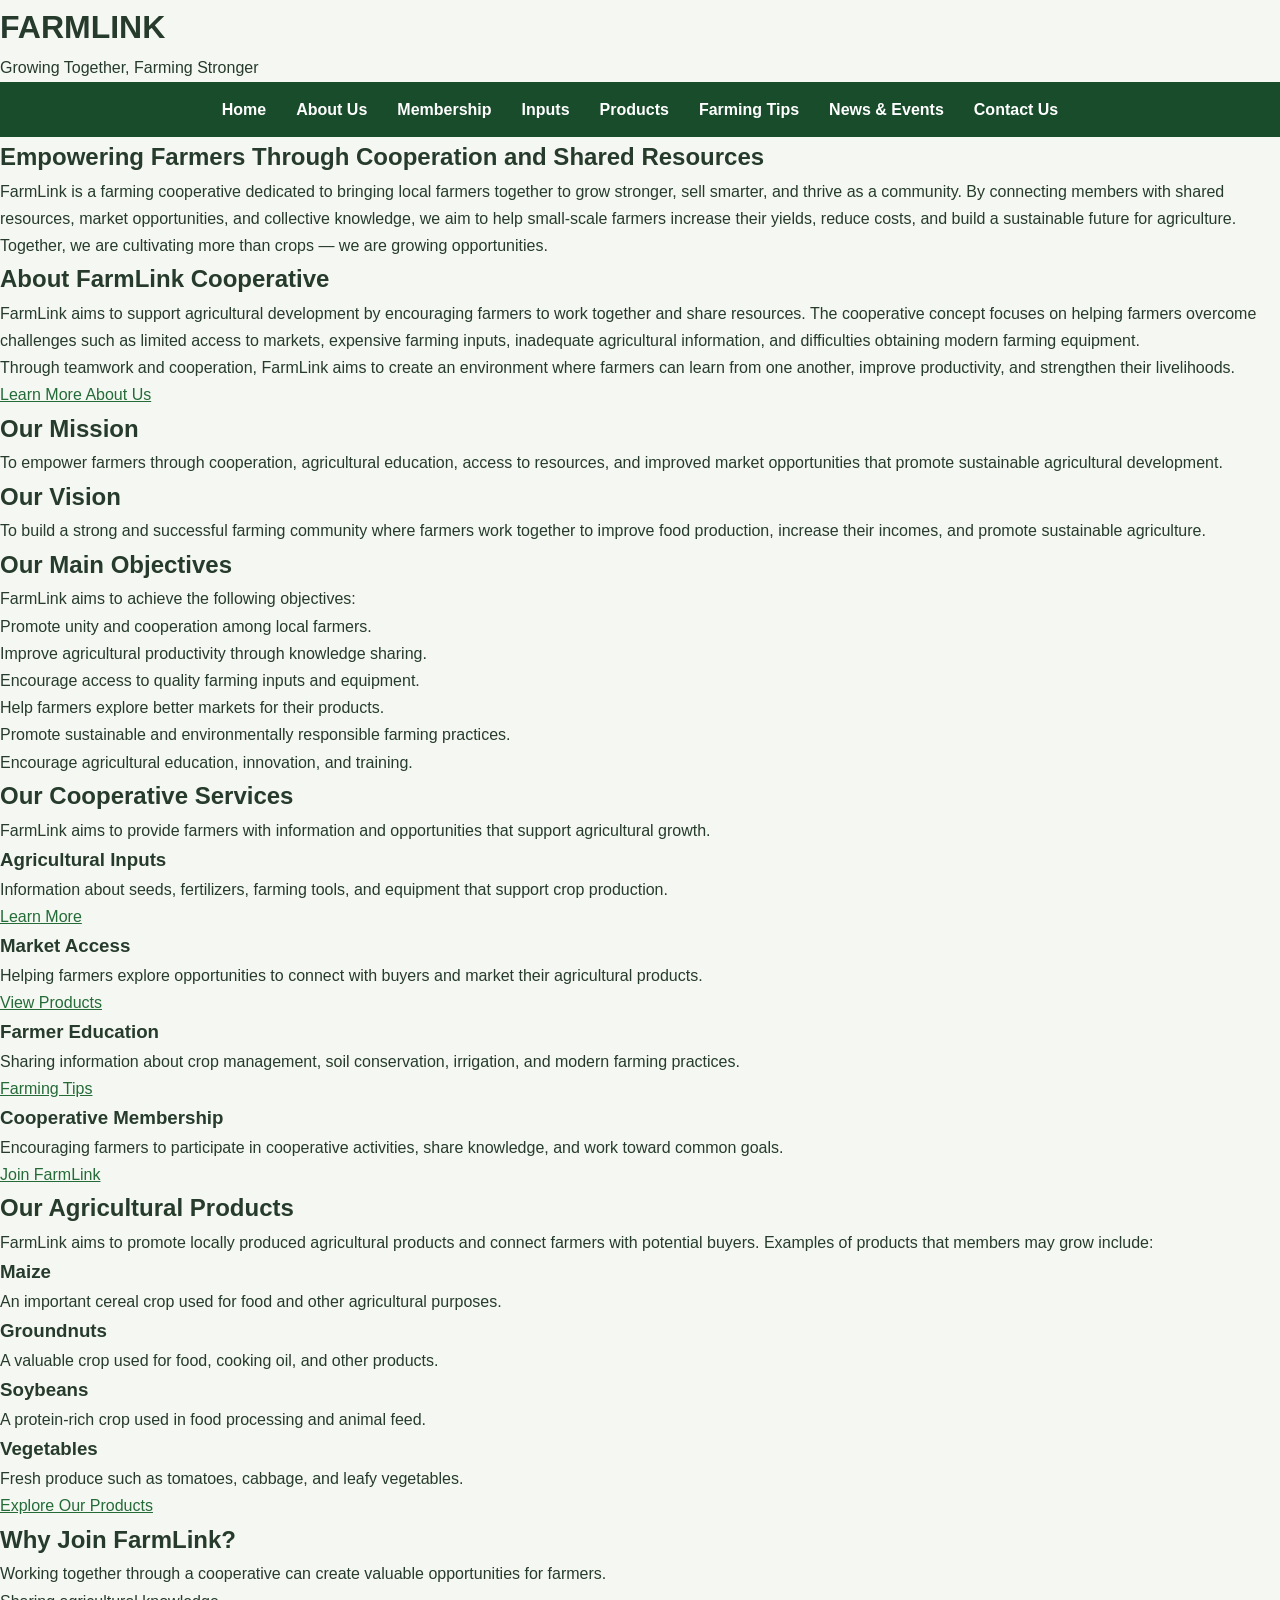
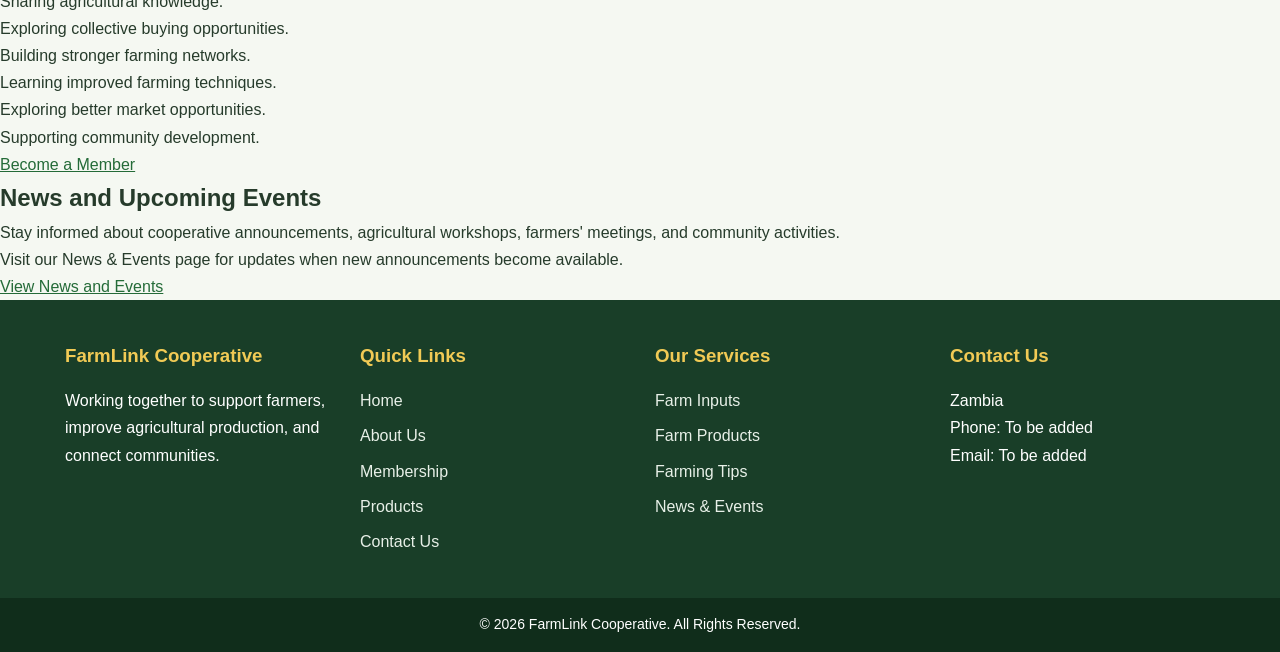
<file: FarmLink Coop/Pages/index.html>
<!DOCTYPE html>
<html lang="en">
<head>
    <meta charset="UTF-8">
    <meta name="viewport"
          content="width=device-width, initial-scale=1.0">
    <title>FARMLINK COOPERATIVE </title>
    <link rel="stylesheet" href="style.css">
    <script src="java.js" defer></script>
</head>

<body>

    <!-- HEADER -->
    <header>
        <h1>FARMLINK</h1>
        <p>Growing Together, Farming Stronger</p>
    </header>

    <!-- NAVIGATION BAR -->

<nav class="nav-bar">
    <ul>
        <li><a href="index.html">Home</a></li>
        <li><a href="about.html">About Us</a></li>
        <li><a href="membership.html">Membership</a></li>
        <li><a href="inputs.html">Inputs</a></li>
        <li><a href="products.html">Products</a></li>
        <li><a href="farming-tips.html">Farming Tips</a></li>
        <li><a href="news-events.html">News & Events</a></li>
        <li><a href="contact.html">Contact Us</a></li>
    </ul>
</nav>


    <!-- MAIN CONTENT -->
    <main>

        <!-- INTRODUCTION -->
        <section class="welcome">
            <h2>
                Empowering Farmers Through Cooperation
                and Shared Resources
            </h2>

            <p>
                FarmLink is a farming cooperative
                dedicated to bringing local farmers
                together to grow stronger, sell smarter,
                and thrive as a community.

                By connecting members with shared
                resources, market opportunities, and
                collective knowledge, we aim to help
                small-scale farmers increase their
                yields, reduce costs, and build a
                sustainable future for agriculture.

                Together, we are cultivating more
                than crops — we are growing opportunities.
            </p>
        </section>

        <!-- ABOUT FARMLINK -->
        <section class="about-home">
            <h2>About FarmLink Cooperative</h2>

            <p>
                FarmLink aims to support agricultural
                development by encouraging farmers
                to work together and share resources.

                The cooperative concept focuses on
                helping farmers overcome challenges
                such as limited access to markets,
                expensive farming inputs, inadequate
                agricultural information, and
                difficulties obtaining modern
                farming equipment.
            </p>

            <p>
                Through teamwork and cooperation,
                FarmLink aims to create an environment
                where farmers can learn from one
                another, improve productivity,
                and strengthen their livelihoods.
            </p>

            <a href="about.html" class="learn-btn">
                Learn More About Us
            </a>
        </section>

        <!-- MISSION AND VISION -->
        <section class="mission-vision">

            <div class="info-box">
                <h2>Our Mission</h2>

                <p>
                    To empower farmers through
                    cooperation, agricultural
                    education, access to resources,
                    and improved market opportunities
                    that promote sustainable
                    agricultural development.
                </p>
            </div>

            <div class="info-box">
                <h2>Our Vision</h2>

                <p>
                    To build a strong and successful
                    farming community where farmers
                    work together to improve food
                    production, increase their
                    incomes, and promote
                    sustainable agriculture.
                </p>
            </div>

        </section>

        <!-- OBJECTIVES -->
        <section class="objectives">
            <h2>Our Main Objectives</h2>

            <p>
                FarmLink aims to achieve the
                following objectives:
            </p>

            <ul>
                <li>
                    Promote unity and cooperation
                    among local farmers.
                </li>

                <li>
                    Improve agricultural productivity
                    through knowledge sharing.
                </li>

                <li>
                    Encourage access to quality
                    farming inputs and equipment.
                </li>

                <li>
                    Help farmers explore better
                    markets for their products.
                </li>

                <li>
                    Promote sustainable and
                    environmentally responsible
                    farming practices.
                </li>

                <li>
                    Encourage agricultural education,
                    innovation, and training.
                </li>
            </ul>
        </section>

        <!-- OUR SERVICES -->
        <section class="services">
            <h2>Our Cooperative Services</h2>

            <p>
                FarmLink aims to provide farmers
                with information and opportunities
                that support agricultural growth.
            </p>

            <div class="service-container">

                <div class="service-card">
                    <h3>Agricultural Inputs</h3>

                    <p>
                        Information about seeds,
                        fertilizers, farming tools,
                        and equipment that support
                        crop production.
                    </p>

                    <a href="inputs.html">
                        Learn More
                    </a>
                </div>

                <div class="service-card">
                    <h3>Market Access</h3>

                    <p>
                        Helping farmers explore
                        opportunities to connect
                        with buyers and market
                        their agricultural products.
                    </p>

                    <a href="products.html">
                        View Products
                    </a>
                </div>

                <div class="service-card">
                    <h3>Farmer Education</h3>

                    <p>
                        Sharing information about
                        crop management, soil
                        conservation, irrigation,
                        and modern farming practices.
                    </p>

                    <a href="farming-tips.html">
                        Farming Tips
                    </a>
                </div>

                <div class="service-card">
                    <h3>Cooperative Membership</h3>

                    <p>
                        Encouraging farmers to
                        participate in cooperative
                        activities, share knowledge,
                        and work toward common goals.
                    </p>

                    <a href="membership.html">
                        Join FarmLink
                    </a>
                </div>

            </div>
        </section>

        <!-- AGRICULTURAL PRODUCTS -->
        <section class="products-home">
            <h2>Our Agricultural Products</h2>

            <p>
                FarmLink aims to promote locally
                produced agricultural products
                and connect farmers with potential
                buyers.

                Examples of products that members
                may grow include:
            </p>

            <div class="product-container">

                <div class="product-card">
                    <h3>Maize</h3>
                    <p>
                        An important cereal crop
                        used for food and other
                        agricultural purposes.
                    </p>
                </div>

                <div class="product-card">
                    <h3>Groundnuts</h3>
                    <p>
                        A valuable crop used
                        for food, cooking oil,
                        and other products.
                    </p>
                </div>

                <div class="product-card">
                    <h3>Soybeans</h3>
                    <p>
                        A protein-rich crop
                        used in food processing
                        and animal feed.
                    </p>
                </div>

                <div class="product-card">
                    <h3>Vegetables</h3>
                    <p>
                        Fresh produce such as
                        tomatoes, cabbage,
                        and leafy vegetables.
                    </p>
                </div>

            </div>

            <a href="products.html" class="learn-btn">
                Explore Our Products
            </a>
        </section>

        <!-- MEMBERSHIP BENEFITS -->
        <section class="membership-home">
            <h2>Why Join FarmLink?</h2>

            <p>
                Working together through a
                cooperative can create valuable
                opportunities for farmers.
            </p>

            <ul>
                <li>Sharing agricultural knowledge.</li>
                <li>Exploring collective buying opportunities.</li>
                <li>Building stronger farming networks.</li>
                <li>Learning improved farming techniques.</li>
                <li>Exploring better market opportunities.</li>
                <li>Supporting community development.</li>
            </ul>

            <a href="membership.html" class="join-btn">
                Become a Member
            </a>
        </section>

        <!-- NEWS AND EVENTS -->
        <section class="news-home">
            <h2>News and Upcoming Events</h2>

            <p>
                Stay informed about cooperative
                announcements, agricultural
                workshops, farmers' meetings,
                and community activities.
            </p>

            <p>
                Visit our News & Events page
                for updates when new
                announcements become available.
            </p>

            <a href="news-events.html" class="learn-btn">
                View News and Events
            </a>
        </section>

    </main>

    <!-- FOOTER -->
    <footer class="footer">

        <div class="footer-container">

            <div class="footer-section">
                <h3>FarmLink Cooperative</h3>

                <p>
                    Working together to support
                    farmers, improve agricultural
                    production, and connect
                    communities.
                </p>
            </div>

            <div class="footer-section">
                <h3>Quick Links</h3>

                <a href="index.html">Home</a>
                <a href="about.html">About Us</a>
                <a href="membership.html">Membership</a>
                <a href="products.html">Products</a>
                <a href="contact.html">Contact Us</a>
            </div>

            <div class="footer-section">
                <h3>Our Services</h3>

                <a href="inputs.html">Farm Inputs</a>
                <a href="products.html">Farm Products</a>
                <a href="farming-tips.html">Farming Tips</a>
                <a href="news-events.html">News & Events</a>
            </div>

            <div class="footer-section">
                <h3>Contact Us</h3>

                <p>Zambia</p>
                <p>Phone: To be added</p>
                <p>Email: To be added</p>
            </div>

        </div>

        <div class="footer-bottom">
            <p>
                &copy; 2026 FarmLink Cooperative.
                All Rights Reserved.
            </p>
        </div>

    </footer>

</body>
</html>
</file>
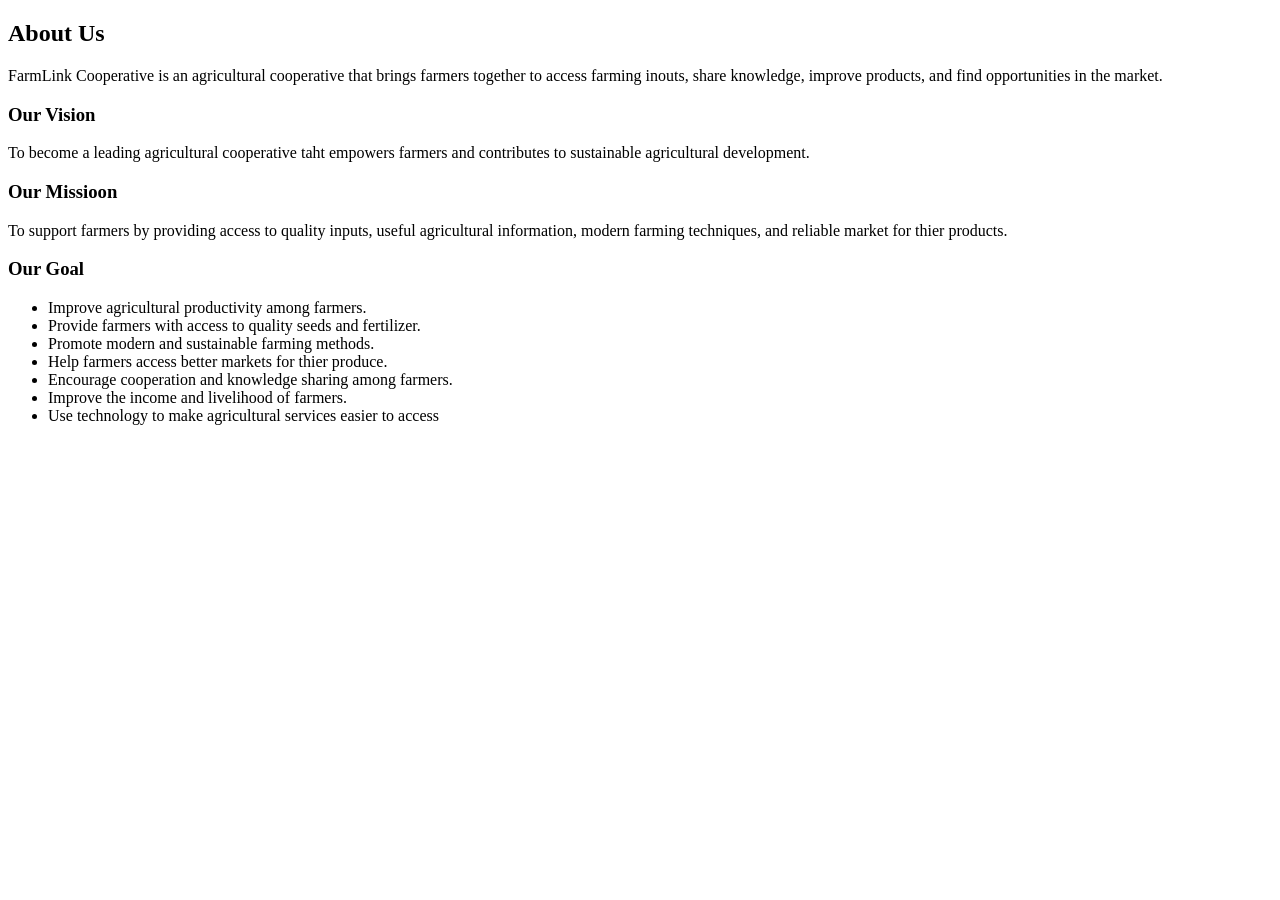
<file: FarmLink Coop/Pages/about Us.html>
<!DOCTYPE html>
<html lang="en">
<head>
    <meta charset="UTF-8">
    <meta name="viewport" content="width=device-width, initial-scale=1.0">
    <title>FARMLINK COOP</title>
</head>
<body>
    <div id="site-header"></div>
    <div class="top-bar">
    <header>
        <h2>About Us</h2>
        <p>FarmLink Cooperative is an agricultural cooperative that brings farmers together to access farming inouts, share knowledge, improve products, and find opportunities in the market.</p>
    </header>

    <main>
        <h3>Our Vision</h3>
        <p>To become a leading agricultural cooperative taht empowers farmers and contributes to sustainable agricultural development.</p>

        <h3>Our Missioon</h3>
        <p>To support farmers by providing access to quality inputs, useful agricultural information, modern farming techniques, and reliable market for thier products.</p>

        <h3>Our Goal</h3>
        <ul>
            <li>Improve agricultural productivity among farmers.</li>
            <li>Provide farmers with access to quality seeds and fertilizer.</li>
            <li>Promote modern and sustainable farming methods.</li>
            <li>Help farmers access better markets for thier produce.</li>
            <li>Encourage cooperation and knowledge sharing among farmers.</li>
            <li>Improve the income and livelihood of farmers.</li>
            <li>Use technology to make agricultural services easier to access</li>
        </ul>
    </main>
    <div id="site-footer"></div>
</body>
</html>
</file>
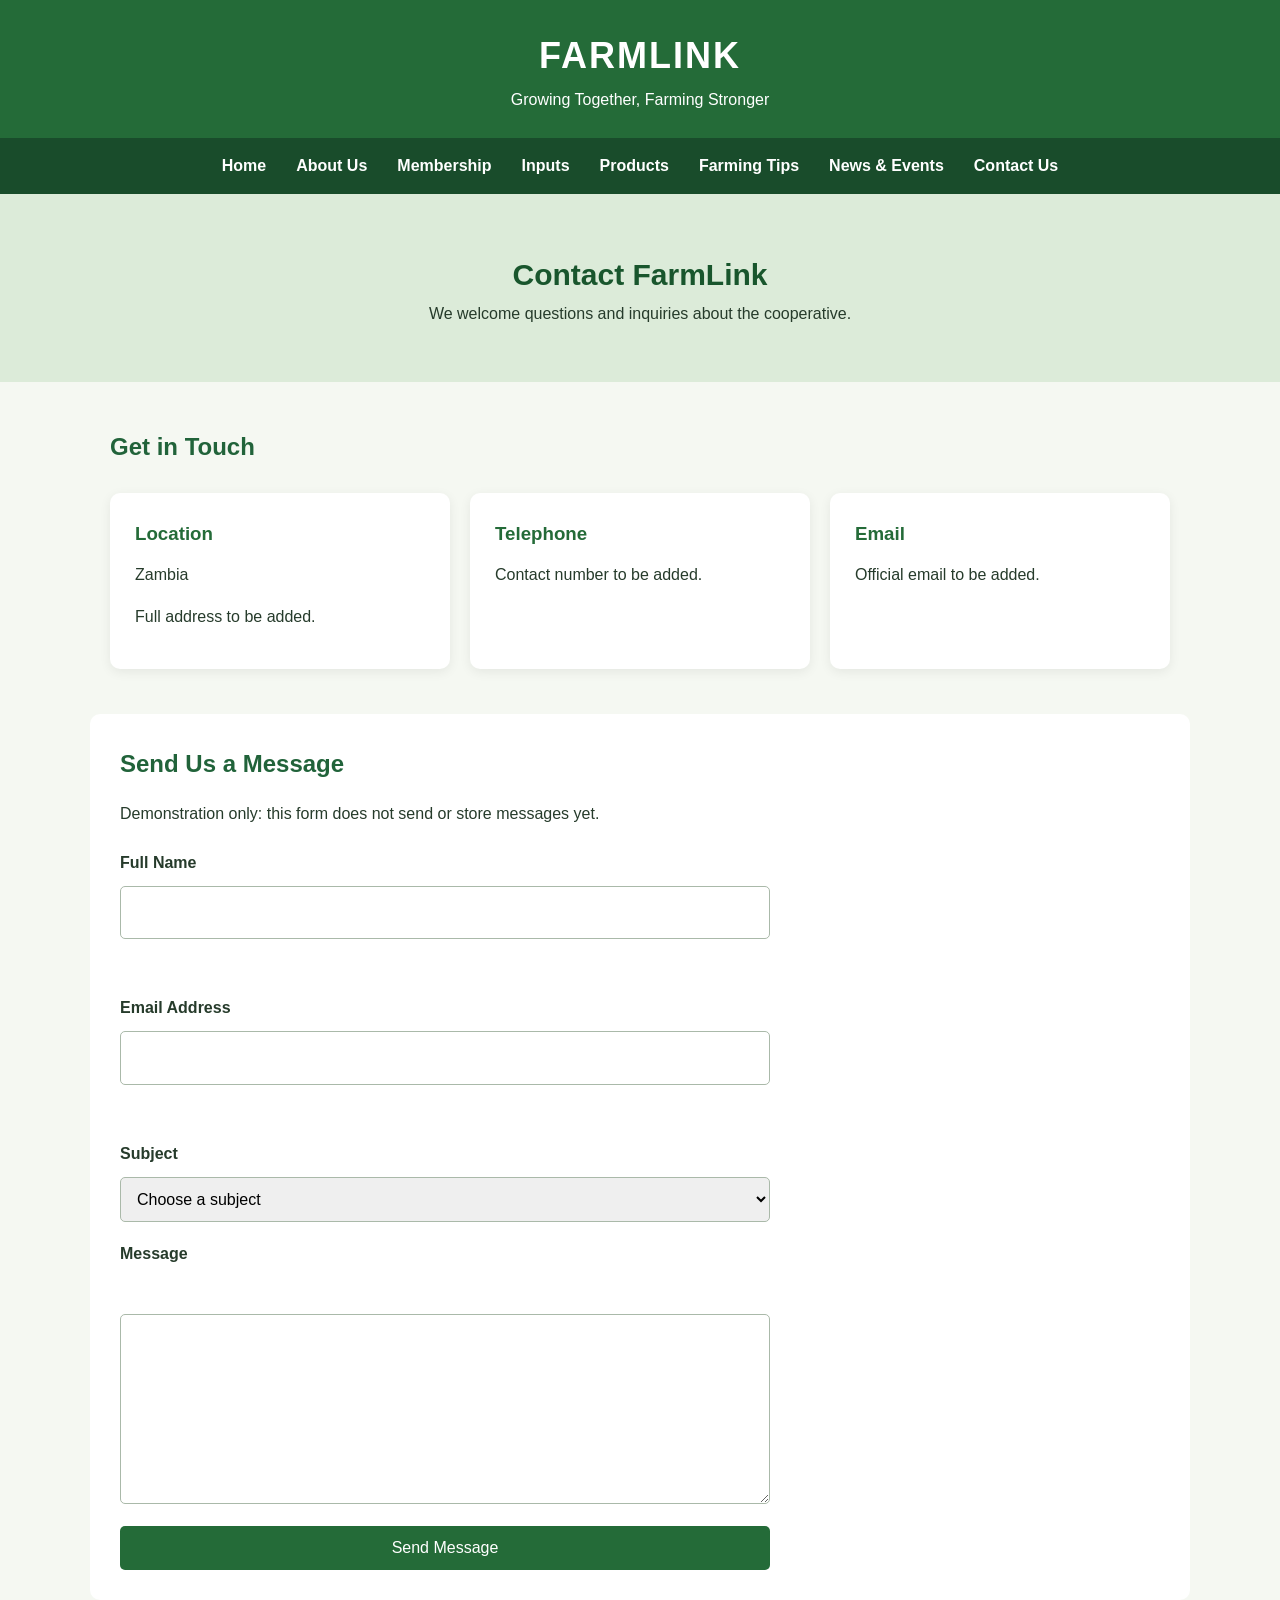
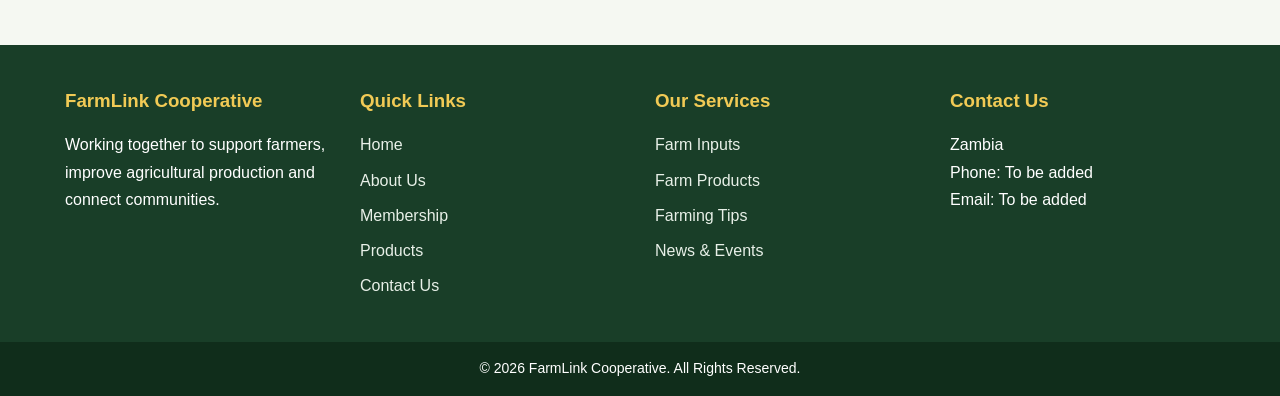
<file: FarmLink Coop/Pages/Contact-us.html>
<!DOCTYPE html>
<html lang="en">
<head>
  <meta charset="UTF-8">
  <meta name="viewport"
        content="width=device-width, initial-scale=1.0">
  <title>Contact Us | FarmLink</title>
  <link rel="stylesheet" href="style.css">
  <script src="java.js" defer></script>
</head>
<body>
<div id="site-header"></div>

<main>
  <section class="page-banner">
    <h2>Contact FarmLink</h2>
    <p>We welcome questions and inquiries
    about the cooperative.</p>
  </section>

  <section class="section">
    <h2>Get in Touch</h2>
    <div class="card-grid">
      <article class="card">
        <h3>Location</h3>
        <p>Zambia</p>
        <p>Full address to be added.</p>
      </article>

      <article class="card">
        <h3>Telephone</h3>
        <p>Contact number to be added.</p>
      </article>

      <article class="card">
        <h3>Email</h3>
        <p>Official email to be added.</p>
      </article>
    </div>
  </section>

  <section class="section form-section">
    <h2>Send Us a Message</h2>
    <p>
      Demonstration only: this form does
      not send or store messages yet.
    </p>

    <form onsubmit="event.preventDefault();
      alert('Demo only: message sending is not connected yet.');">

      <label for="contact-name">Full Name</label>
      <input id="contact-name" type="text" required>
      <br>

      <label for="contact-email">Email Address</label>
      <input id="contact-email" type="email" required>
    <br>

      <label for="contact-subject">Subject</label>
      <select id="contact-subject" required>
        <option value="">Choose a subject</option>
        <option>Membership</option>
        <option>Farm Inputs</option>
        <option>Farm Products</option>
        <option>General Inquiry</option>
      </select>

      <label for="contact-message">Message</label>
      <br>
      <textarea id="contact-message"
                rows="6" required></textarea>
                

      <button type="submit">Send Message</button>
    </form>
  </section>
</main>

<div id="site-footer"></div>
</body>
</html>
</file>
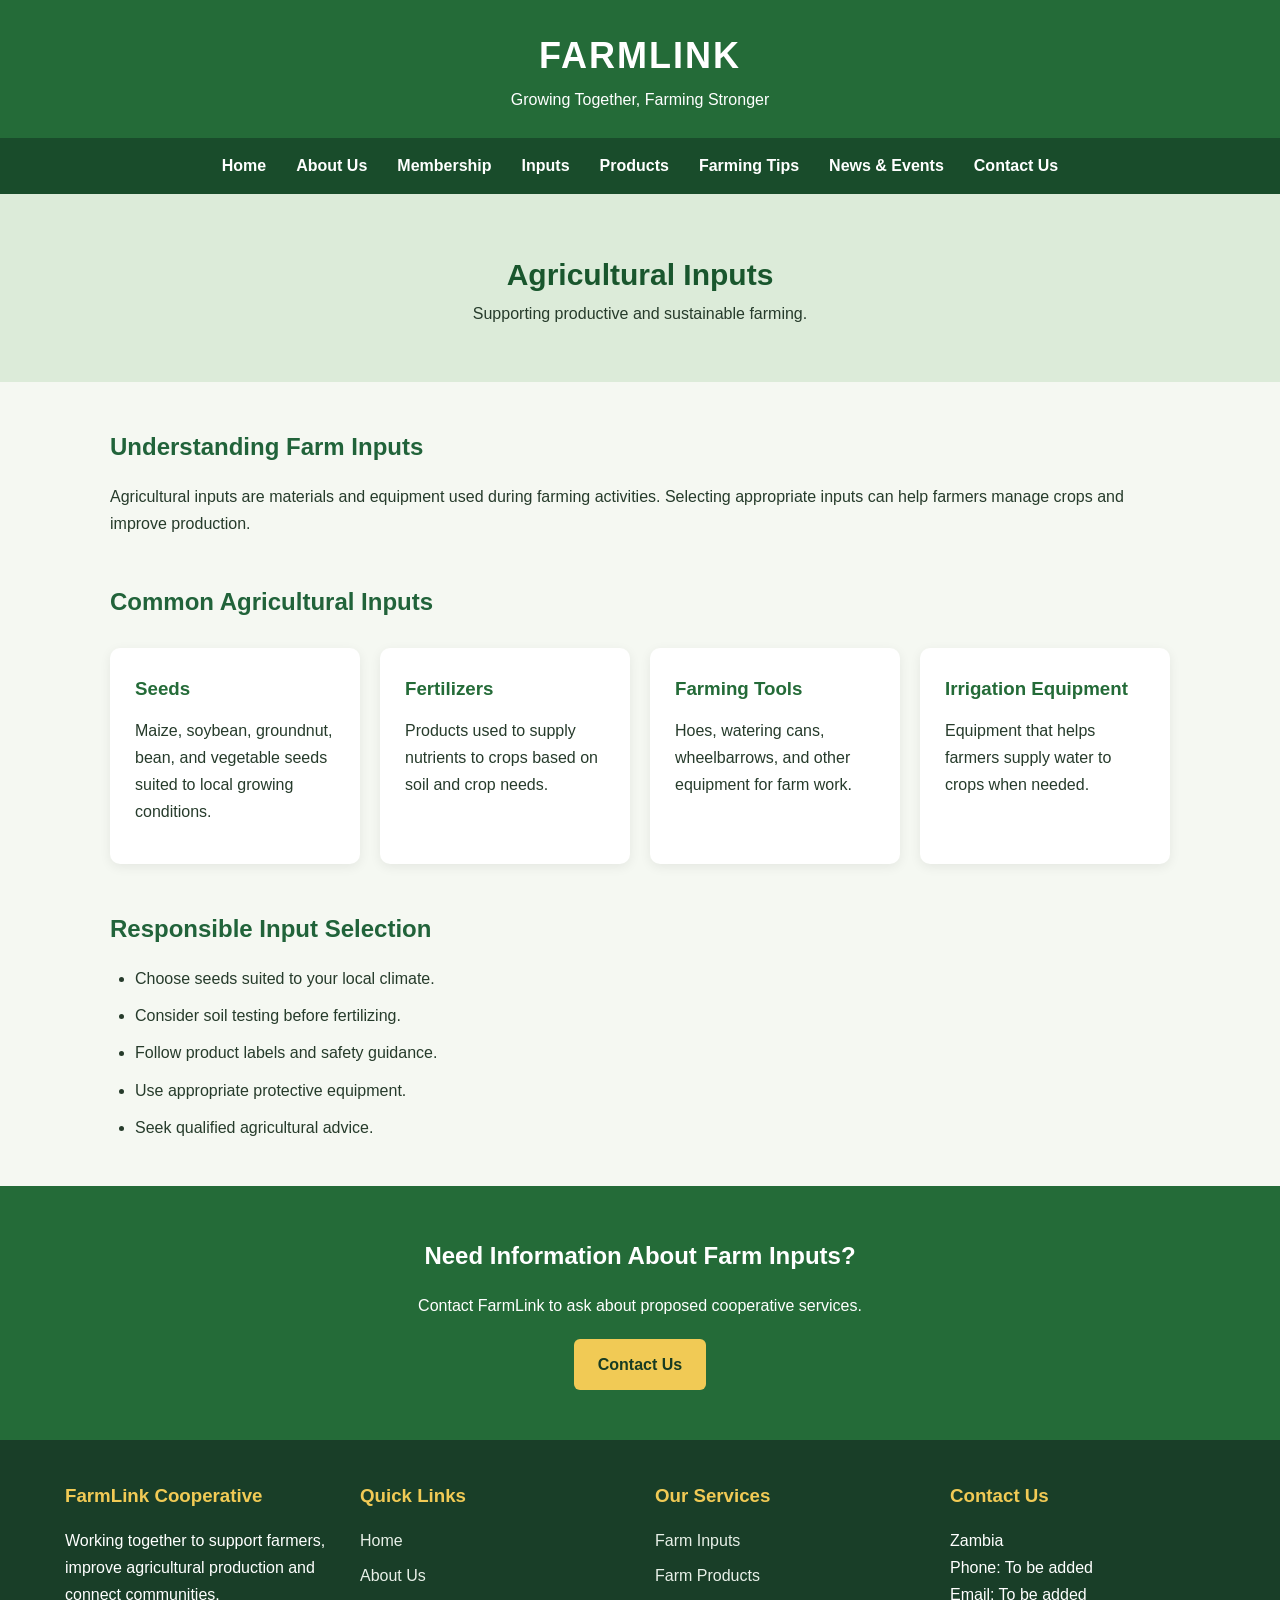
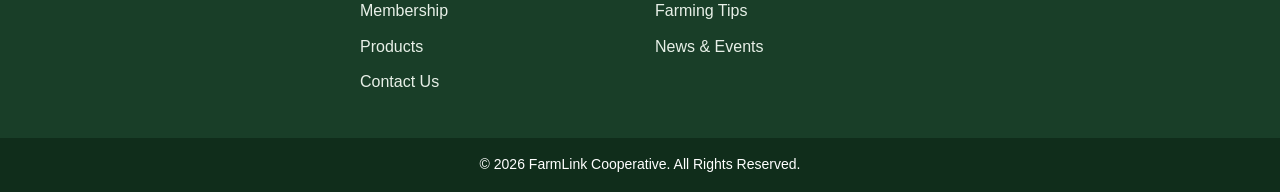
<file: FarmLink Coop/Pages/Farm inputs.html>
<!DOCTYPE html>
<html lang="en">
<head>
  <meta charset="UTF-8">
  <meta name="viewport"
        content="width=device-width, initial-scale=1.0">
  <title>Farm Inputs | FarmLink</title>
  <link rel="stylesheet" href="style.css">
  <script src="java.js" defer></script>
</head>
<body>
<div id="site-header"></div>

<main>
  <section class="page-banner">
    <h2>Agricultural Inputs</h2>
    <p>Supporting productive and sustainable farming.</p>
  </section>

  <section class="section">
    <h2>Understanding Farm Inputs</h2>
    <p>
      Agricultural inputs are materials and
      equipment used during farming activities.
      Selecting appropriate inputs can help
      farmers manage crops and improve production.
    </p>
  </section>

  <section class="section">
    <h2>Common Agricultural Inputs</h2>

    <div class="card-grid">
      <article class="card">
        <h3>Seeds</h3>
        <p>Maize, soybean, groundnut, bean,
        and vegetable seeds suited to local
        growing conditions.</p>
      </article>

      <article class="card">
        <h3>Fertilizers</h3>
        <p>Products used to supply nutrients
        to crops based on soil and crop needs.</p>
      </article>

      <article class="card">
        <h3>Farming Tools</h3>
        <p>Hoes, watering cans, wheelbarrows,
        and other equipment for farm work.</p>
      </article>

      <article class="card">
        <h3>Irrigation Equipment</h3>
        <p>Equipment that helps farmers
        supply water to crops when needed.</p>
      </article>
    </div>
  </section>

  <section class="section">
    <h2>Responsible Input Selection</h2>
    <ul class="content-list">
      <li>Choose seeds suited to your local climate.</li>
      <li>Consider soil testing before fertilizing.</li>
      <li>Follow product labels and safety guidance.</li>
      <li>Use appropriate protective equipment.</li>
      <li>Seek qualified agricultural advice.</li>
    </ul>
  </section>

  <section class="highlight">
    <h2>Need Information About Farm Inputs?</h2>
    <p>Contact FarmLink to ask about
    proposed cooperative services.</p>
    <a class="btn" href="contact.html">Contact Us</a>
  </section>
</main>

<div id="site-footer"></div>
</body>
</html>
</file>
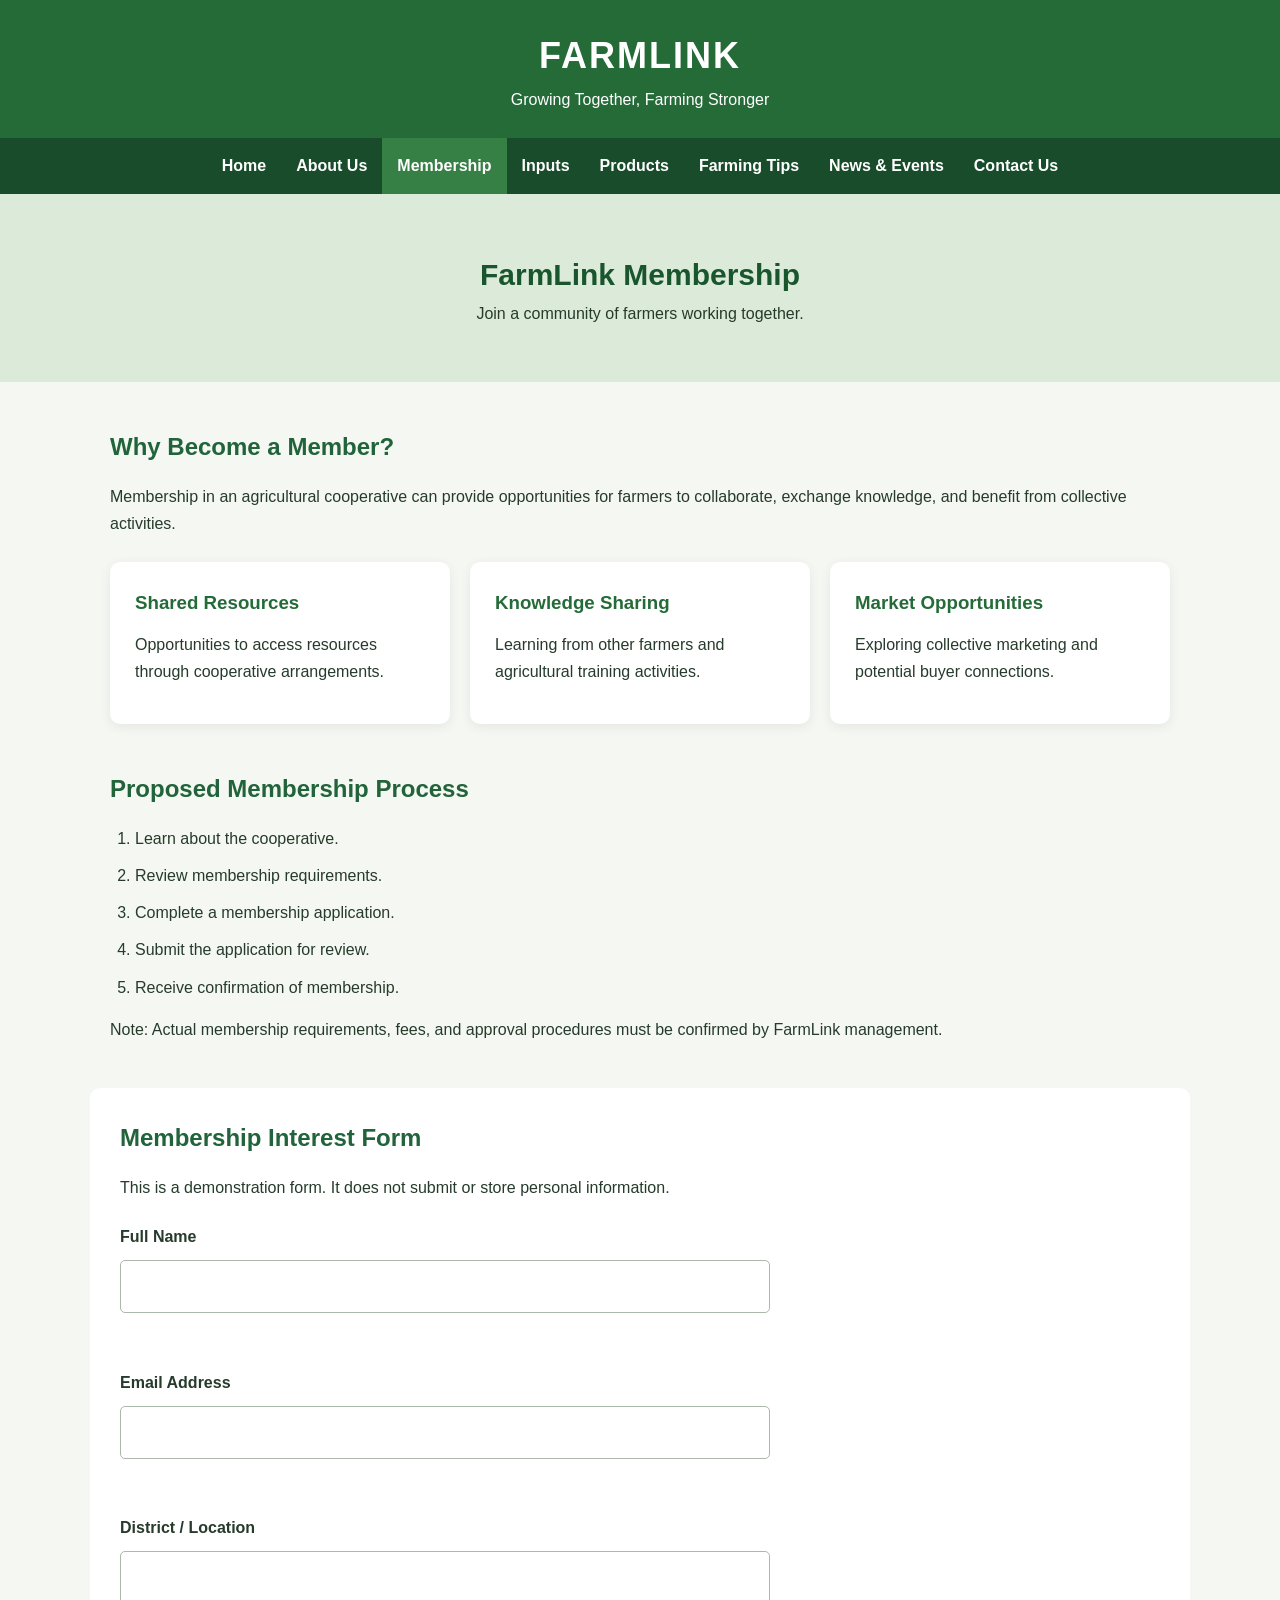
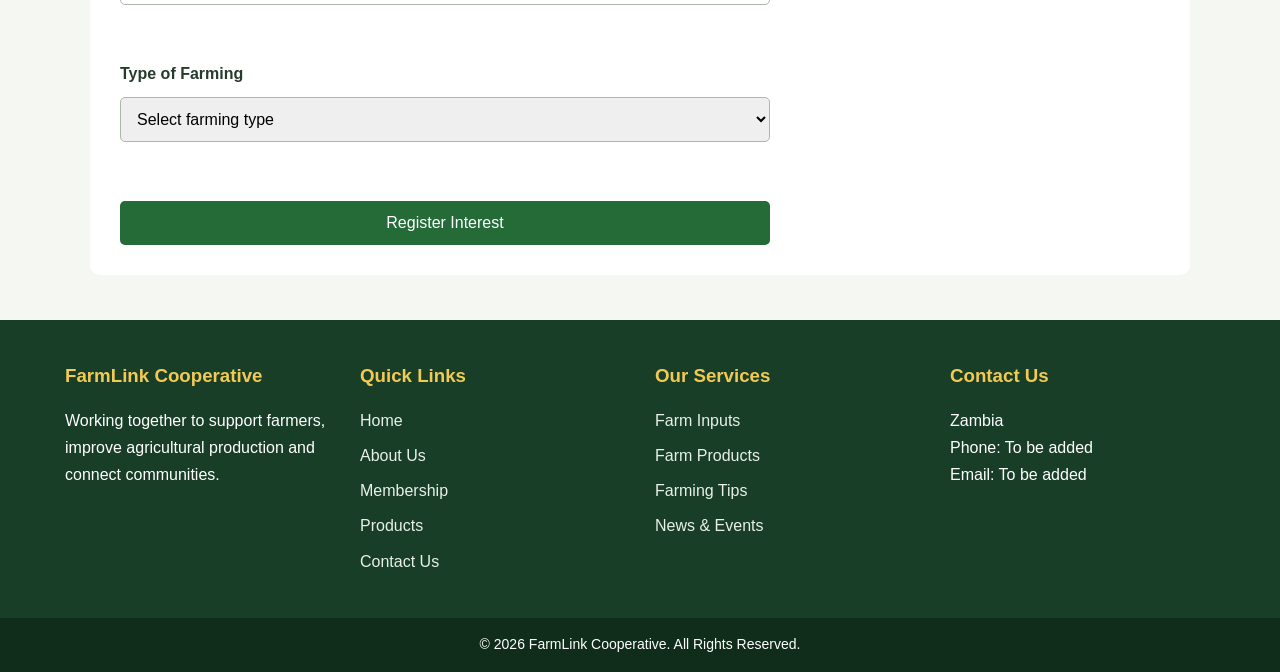
<file: FarmLink Coop/Pages/membership.html>
<!DOCTYPE html>
<html lang="en">
<head>
  <meta charset="UTF-8">
  <meta name="viewport"
        content="width=device-width, initial-scale=1.0">
  <title>Membership | FarmLink</title>
  <link rel="stylesheet" href="style.css">
  <script src="java.js" defer></script>
</head>
<body>
<div id="site-header"></div>

<main>
  <section class="page-banner">
    <h2>FarmLink Membership</h2>
    <p>Join a community of farmers working together.</p>
  </section>

  <section class="section">
    <h2>Why Become a Member?</h2>
    <p>
      Membership in an agricultural cooperative
      can provide opportunities for farmers to
      collaborate, exchange knowledge, and
      benefit from collective activities.
    </p>

    <div class="card-grid">
      <article class="card">
        <h3>Shared Resources</h3>
        <p>Opportunities to access resources
        through cooperative arrangements.</p>
      </article>

      <article class="card">
        <h3>Knowledge Sharing</h3>
        <p>Learning from other farmers and
        agricultural training activities.</p>
      </article>

      <article class="card">
        <h3>Market Opportunities</h3>
        <p>Exploring collective marketing
        and potential buyer connections.</p>
      </article>
    </div>
  </section>

  <section class="section">
    <h2>Proposed Membership Process</h2>
    <ol class="content-list">
      <li>Learn about the cooperative.</li>
      <li>Review membership requirements.</li>
      <li>Complete a membership application.</li>
      <li>Submit the application for review.</li>
      <li>Receive confirmation of membership.</li>
    </ol>
    <p>
      Note: Actual membership requirements,
      fees, and approval procedures must be
      confirmed by FarmLink management.
    </p>
  </section>

  <section class="section form-section">
    <h2>Membership Interest Form</h2>
    <p>This is a demonstration form. It does
    not submit or store personal information.</p>

    <form onsubmit="event.preventDefault();
      alert('Demo only: registration is not connected yet.');">

      <label for="member-name">Full Name</label>
      <input id="member-name" type="text" required>
      <br>

      <label for="member-email">Email Address</label>
      <input id="member-email" type="email" required>
      <br>

      <label for="member-location">District / Location</label>
      <input id="member-location" type="text" required>
      <br>

      <label for="farming-type">Type of Farming</label>
      <select id="farming-type" required>
        <option value="">Select farming type</option>
        <option>Crop Farming</option>
        <option>Livestock Farming</option>
        <option>Mixed Farming</option>
      </select>
      <br>

      <button type="submit">Register Interest</button>
    </form>
  </section>
</main>

<div id="site-footer"></div>
</body>
</html>
</file>
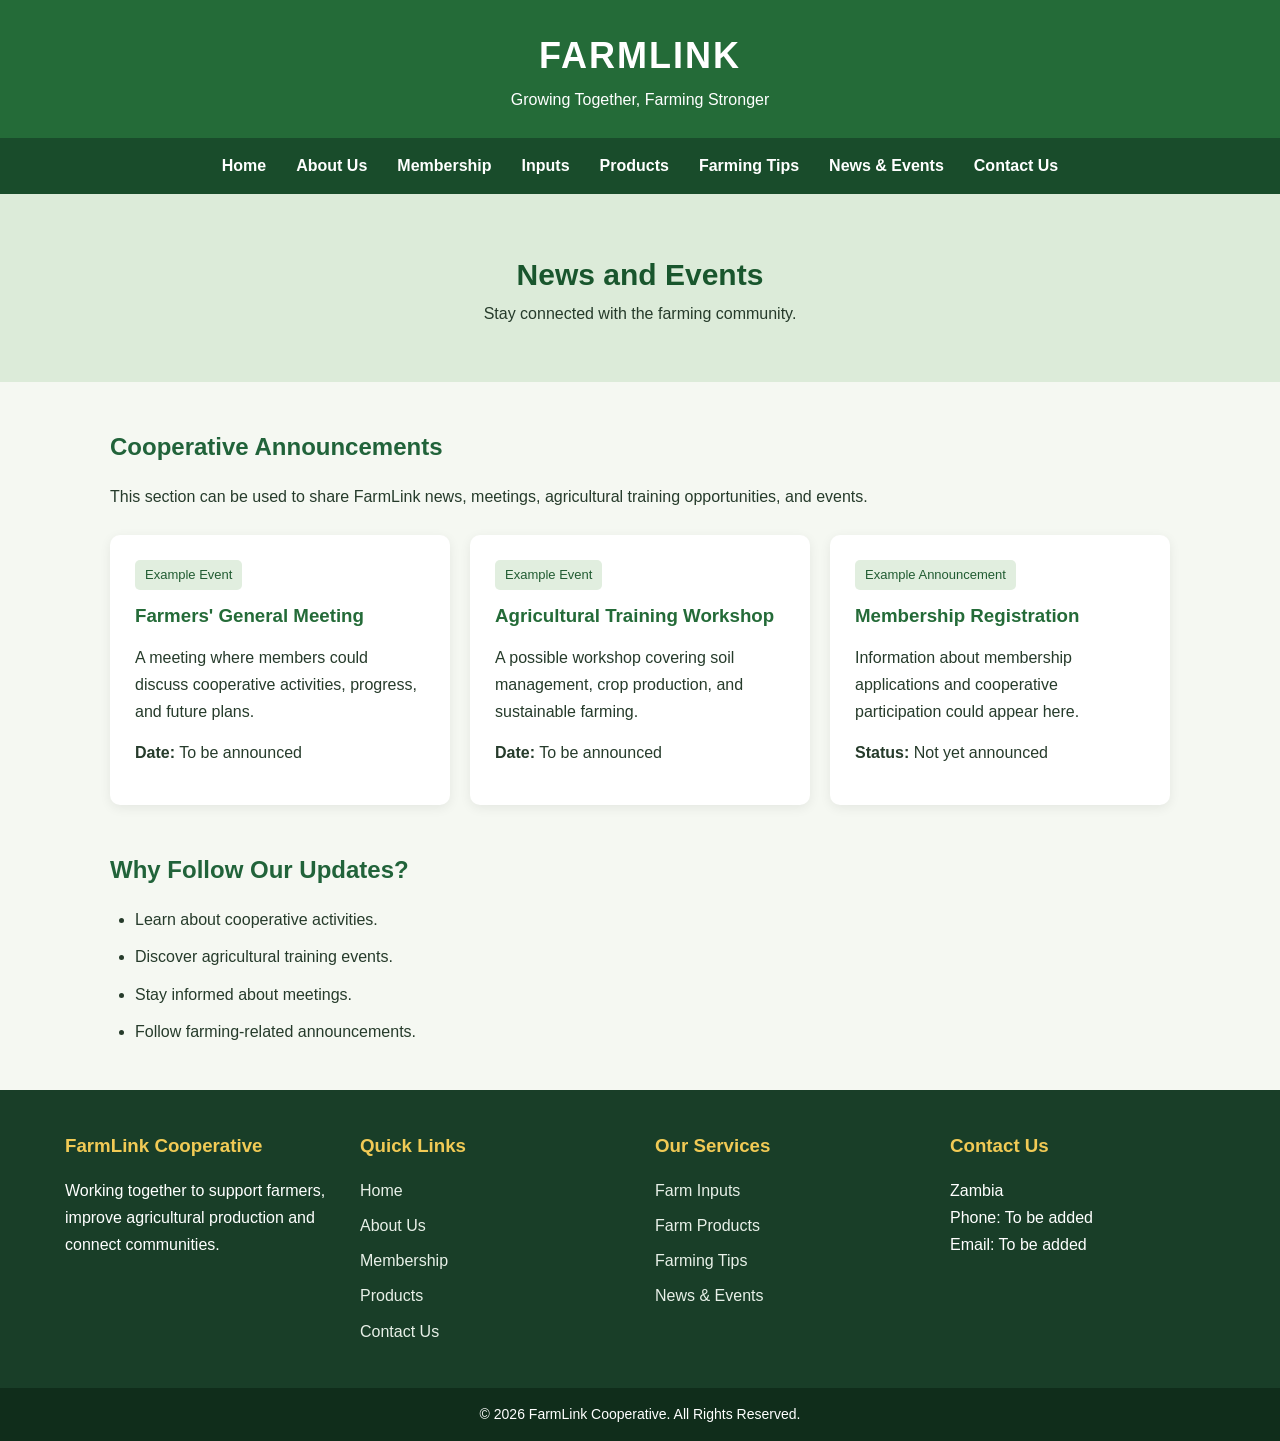
<file: FarmLink Coop/Pages/news and events.html>
<!DOCTYPE html>
<html lang="en">
<head>
  <meta charset="UTF-8">
  <meta name="viewport"
        content="width=device-width, initial-scale=1.0">
  <title>News and Events | FarmLink</title>
  <link rel="stylesheet" href="style.css">
  <script src="java.js" defer></script>
</head>
<body>
<div id="site-header"></div>

<main>
  <section class="page-banner">
    <h2>News and Events</h2>
    <p>Stay connected with the farming community.</p>
  </section>

  <section class="section">
    <h2>Cooperative Announcements</h2>
    <p>
      This section can be used to share
      FarmLink news, meetings, agricultural
      training opportunities, and events.
    </p>

    <div class="card-grid">
      <article class="card">
        <span class="tag">Example Event</span>
        <h3>Farmers' General Meeting</h3>
        <p>
          A meeting where members could
          discuss cooperative activities,
          progress, and future plans.
        </p>
        <p><strong>Date:</strong> To be announced</p>
      </article>

      <article class="card">
        <span class="tag">Example Event</span>
        <h3>Agricultural Training Workshop</h3>
        <p>
          A possible workshop covering soil
          management, crop production,
          and sustainable farming.
        </p>
        <p><strong>Date:</strong> To be announced</p>
      </article>

      <article class="card">
        <span class="tag">Example Announcement</span>
        <h3>Membership Registration</h3>
        <p>
          Information about membership
          applications and cooperative
          participation could appear here.
        </p>
        <p><strong>Status:</strong> Not yet announced</p>
      </article>
    </div>
  </section>

  <section class="section">
    <h2>Why Follow Our Updates?</h2>
    <ul class="content-list">
      <li>Learn about cooperative activities.</li>
      <li>Discover agricultural training events.</li>
      <li>Stay informed about meetings.</li>
      <li>Follow farming-related announcements.</li>
    </ul>
  </section>
</main>

<div id="site-footer"></div>
</body>
</html>
</file>
<file: FarmLink Coop/Pages/style.css>
/* Global Styles */
* {
  margin: 0;
  padding: 0;
  box-sizing: border-box;
}

body {
  font-family: Arial, Helvetica, sans-serif;
  color: #263b2b;
  background: #f5f8f2;
  line-height: 1.7;
}

a {
  color: #246b38;
}

a:focus-visible,
button:focus-visible,
input:focus-visible,
select:focus-visible,
textarea:focus-visible {
  outline: 3px solid #e5ad24;
  outline-offset: 3px;
}

/* Header */
.site-header {
  background: #246b38;
  color: white;
  text-align: center;
  padding: 25px 15px;
}

.site-header h1 {
  font-size: 36px;
  letter-spacing: 2px;
}

.site-header p {
  font-size: 16px;
}

/* Navigation */
.nav-bar {
  background: #194c2b;
}

.nav-bar ul {
  list-style: none;
  display: flex;
  flex-wrap: wrap;
  justify-content: center;
}

.nav-bar a {
  display: block;
  padding: 14px 15px;
  color: white;
  text-decoration: none;
  font-weight: bold;
}

.nav-bar a:hover,
.nav-bar a.active {
  background: #367f45;
}

/* Main */
main {
  min-height: 55vh;
}

.section {
  max-width: 1100px;
  margin: 45px auto;
  padding: 0 20px;
}

.section h2 {
  color: #21633a;
  margin-bottom: 15px;
}

.section p {
  margin-bottom: 14px;
}

/* Hero */
.hero {
  background: linear-gradient(
    120deg, #174b2a, #39884c
  );
  color: white;
  text-align: center;
  padding: 85px 20px;
}

.hero h2 {
  font-size: clamp(28px, 5vw, 42px);
  margin-bottom: 15px;
}

.hero p {
  max-width: 700px;
  margin: 0 auto 20px;
}

/* Page Banners */
.page-banner {
  background: #dcebd9;
  padding: 55px 20px;
  text-align: center;
}

.page-banner h2 {
  font-size: 30px;
  color: #19562d;
}

/* Cards */
.card-grid {
  display: grid;
  grid-template-columns:
    repeat(auto-fit, minmax(240px, 1fr));
  gap: 20px;
  margin-top: 25px;
}

.card {
  background: white;
  padding: 25px;
  border-radius: 10px;
  box-shadow: 0 3px 12px rgba(0,0,0,0.07);
}

.card h3 {
  color: #246b38;
  margin-bottom: 12px;
}

.card a {
  display: inline-block;
  margin-top: 10px;
  font-weight: bold;
}

.tag {
  display: inline-block;
  background: #e1eedf;
  color: #215c32;
  padding: 4px 10px;
  border-radius: 5px;
  font-size: 13px;
  margin-bottom: 10px;
}

/* Lists */
.content-list {
  padding-left: 25px;
  margin: 15px 0;
}

.content-list li {
  margin-bottom: 10px;
}

/* Highlight Sections */
.highlight {
  background: #246b38;
  color: white;
  text-align: center;
  padding: 50px 20px;
}

.highlight h2 {
  margin-bottom: 15px;
}

.highlight p {
  margin-bottom: 20px;
}

.btn {
  display: inline-block;
  background: #f1ca55;
  color: #173b22;
  text-decoration: none;
  padding: 12px 24px;
  border-radius: 6px;
  font-weight: bold;
}

.btn:hover {
  background: #ffdb78;
}

/* Forms */
.form-section {
  background: white;
  padding: 30px;
  border-radius: 10px;
}

form {
  display: flex;
  flex-direction: column;
  gap: 10px;
  max-width: 650px;
}

form label {
  font-weight: bold;
  margin-top: 8px;
}

form input,
form select,
form textarea {
  width: 100%;
  padding: 12px;
  border: 1px solid #aab9a9;
  border-radius: 5px;
  font: inherit;
}

form button {
  background: #246b38;
  color: white;
  border: none;
  padding: 13px 25px;
  margin-top: 12px;
  border-radius: 5px;
  font-size: 16px;
  cursor: pointer;
}

form button:hover {
  background: #194c2b;
}

/* Footer */
.footer {
  background: #193e28;
  color: white;
  padding-top: 40px;
}

.footer-container {
  display: grid;
  grid-template-columns:
    repeat(auto-fit, minmax(190px, 1fr));
  gap: 30px;
  max-width: 1200px;
  margin: auto;
  padding: 0 25px 35px;
}

.footer-section h3 {
  color: #f1ca55;
  margin-bottom: 15px;
}

.footer-section a {
  display: block;
  color: #e8f0e8;
  text-decoration: none;
  margin-bottom: 8px;
}

.footer-section a:hover {
  text-decoration: underline;
}

.footer-bottom {
  text-align: center;
  background: #102d1b;
  padding: 15px;
  font-size: 14px;
}

/* Responsive Design */
@media (max-width: 768px) {
  .site-header h1 {
    font-size: 28px;
  }

  .nav-bar ul {
    flex-direction: column;
    align-items: stretch;
  }

  .nav-bar a {
    text-align: center;
    padding: 10px;
  }

  .hero {
    padding: 55px 20px;
  }

  .page-banner {
    padding: 35px 15px;
  }

  .form-section {
    padding: 20px;
  }
}
</file>
